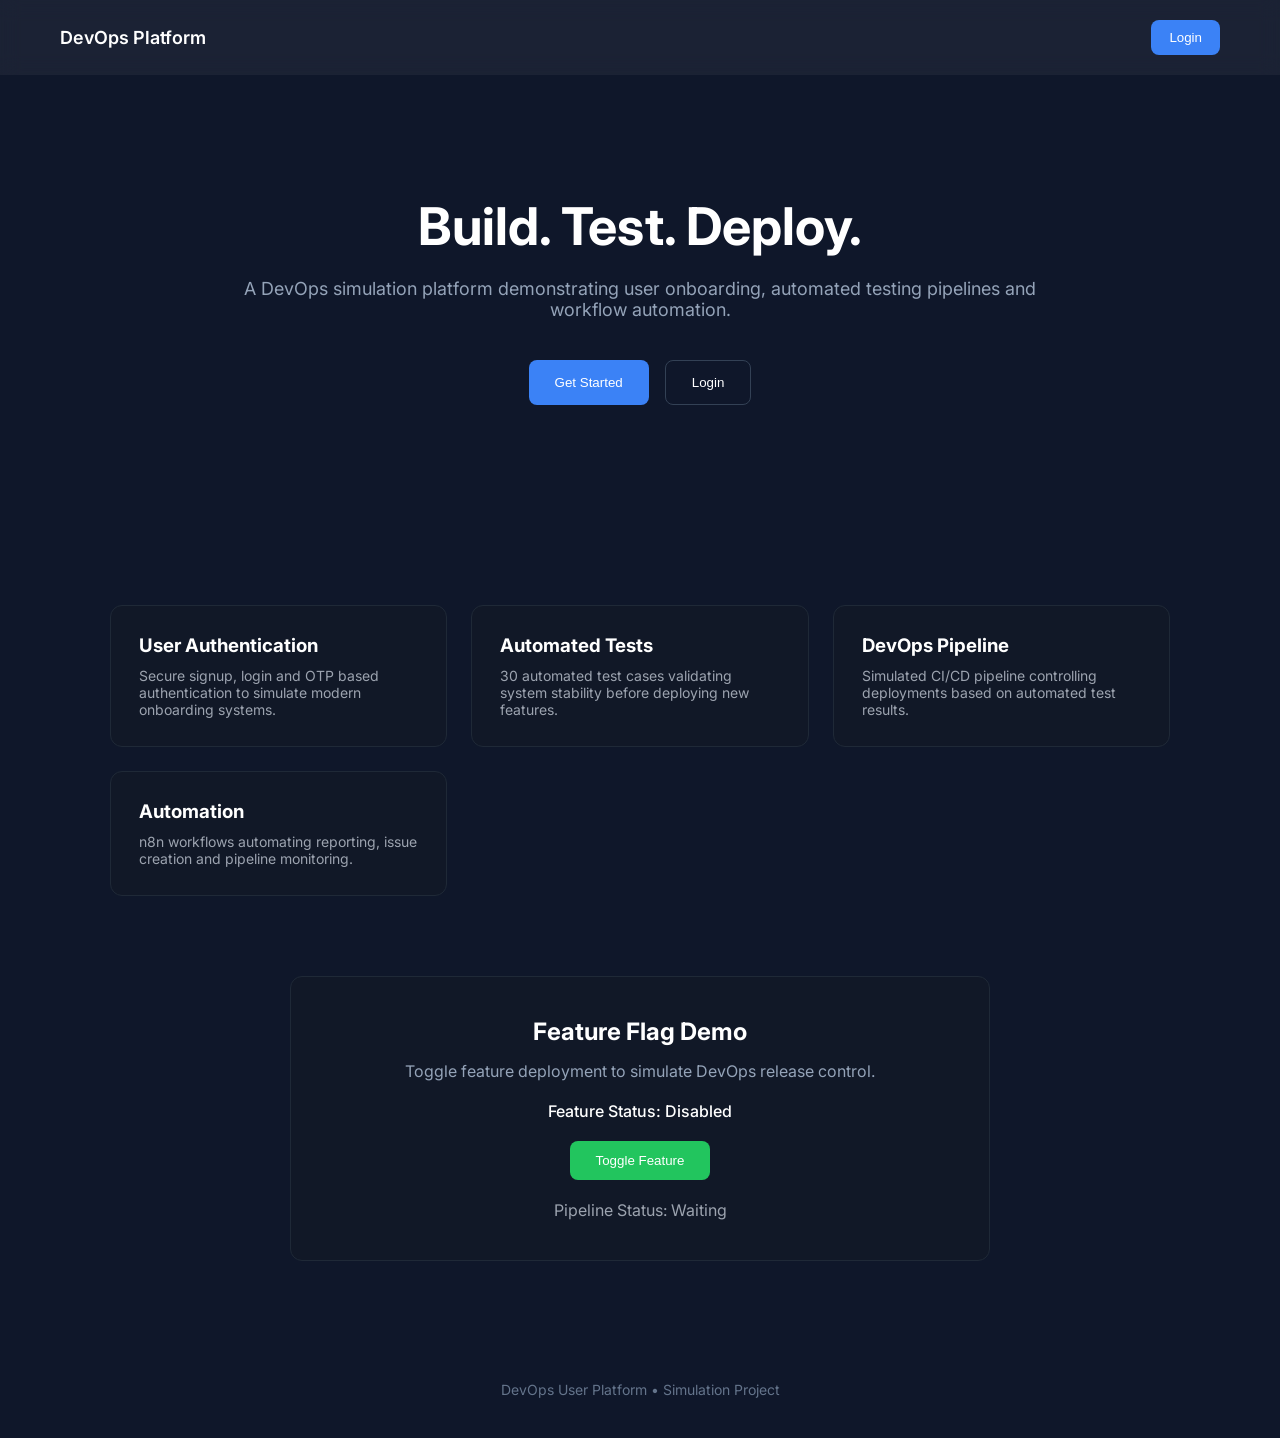
<file: frontend/index.html>
<!DOCTYPE html>
<html lang="en">

<head>

    <meta charset="UTF-8">
    <meta name="viewport" content="width=device-width, initial-scale=1.0">

    <title>DevOps User Platform</title>

    <link href="https://fonts.googleapis.com/css2?family=Inter:wght@300;400;500;600&display=swap" rel="stylesheet">

    <style>
        * {
            margin: 0;
            padding: 0;
            box-sizing: border-box;
        }

        body {
            font-family: Inter, sans-serif;
            background: #0f172a;
            color: white;
        }

        /* NAVBAR */

        .navbar {
            display: flex;
            justify-content: space-between;
            align-items: center;
            padding: 20px 60px;
            background: rgba(255, 255, 255, 0.05);
            backdrop-filter: blur(10px);
        }

        .logo {
            font-weight: 600;
            font-size: 18px;
        }

        .nav-actions button {
            padding: 10px 18px;
            border-radius: 8px;
            border: none;
            background: #3b82f6;
            color: white;
            cursor: pointer;
        }

        /* HERO */

        .hero {
            text-align: center;
            padding: 120px 20px;
            max-width: 900px;
            margin: auto;
        }

        .hero h1 {
            font-size: 52px;
            margin-bottom: 20px;
        }

        .hero p {
            color: #94a3b8;
            font-size: 18px;
            margin-bottom: 40px;
        }

        .cta {
            display: flex;
            justify-content: center;
            gap: 16px;
        }

        .primary {
            background: #3b82f6;
            border: none;
            padding: 14px 26px;
            border-radius: 8px;
            color: white;
            cursor: pointer;
        }

        .secondary {
            background: transparent;
            border: 1px solid #334155;
            padding: 14px 26px;
            border-radius: 8px;
            color: white;
            cursor: pointer;
        }

        /* FEATURES */

        .features {
            max-width: 1100px;
            margin: 80px auto;
            display: grid;
            grid-template-columns: repeat(auto-fit, minmax(250px, 1fr));
            gap: 24px;
            padding: 0 20px;
        }

        .card {
            background: #111827;
            padding: 28px;
            border-radius: 12px;
            border: 1px solid #1f2937;
        }

        .card h3 {
            margin-bottom: 10px;
        }

        .card p {
            color: #9ca3af;
            font-size: 14px;
        }

        /* FEATURE FLAG DEMO */

        .feature-control {
            max-width: 700px;
            margin: 80px auto;
            background: #111827;
            padding: 40px;
            border-radius: 12px;
            border: 1px solid #1f2937;
            text-align: center;
        }

        .feature-control h2 {
            margin-bottom: 15px;
        }

        .feature-control p {
            color: #94a3b8;
        }

        .status {
            margin: 20px 0;
            font-weight: 500;
        }

        .toggle-btn {
            padding: 12px 26px;
            border: none;
            border-radius: 8px;
            background: #22c55e;
            color: white;
            cursor: pointer;
        }

        /* FOOTER */

        .footer {
            text-align: center;
            padding: 40px;
            color: #64748b;
            font-size: 14px;
        }
    </style>

</head>

<body>

    <div class="navbar">

        <div class="logo">
            DevOps Platform
        </div>

        <div class="nav-actions">
            <button onclick="location.href='login.html'">
                Login
            </button>
        </div>

    </div>

    <section class="hero">

        <h1>Build. Test. Deploy.</h1>

        <p>
            A DevOps simulation platform demonstrating user onboarding,
            automated testing pipelines and workflow automation.
        </p>

        <div class="cta">

            <button class="primary" onclick="location.href='signup.html'">
                Get Started
            </button>

            <button class="secondary" onclick="location.href='login.html'">
                Login
            </button>

        </div>

    </section>

    <section class="features">

        <div class="card">

            <h3>User Authentication</h3>

            <p>
                Secure signup, login and OTP based authentication
                to simulate modern onboarding systems.
            </p>

        </div>

        <div class="card">

            <h3>Automated Tests</h3>

            <p>
                30 automated test cases validating system stability
                before deploying new features.
            </p>

        </div>

        <div class="card">

            <h3>DevOps Pipeline</h3>

            <p>

                Simulated CI/CD pipeline controlling deployments
                based on automated test results.

            </p>

        </div>

        <div class="card">

            <h3>Automation</h3>

            <p>

                n8n workflows automating reporting,

                issue creation and pipeline monitoring.

            </p>

        </div>

    </section>

    <section class="feature-control">

        <h2>Feature Flag Demo</h2>

        <p>
            Toggle feature deployment to simulate DevOps release control.
        </p>

        <div class="status">
            Feature Status: <span id="featureStatus">Disabled</span>
        </div>

        <button class="toggle-btn" onclick="toggleFeature()">
            Toggle Feature
        </button>

        <div style="margin-top:20px;color:#9ca3af;">
            Pipeline Status: <span id="pipelineStatus">Waiting</span>
        </div>

    </section>

    <div class="footer">

        DevOps User Platform • Simulation Project

    </div>

    <script>

        async function toggleFeature() {

            try {

                const response = await fetch(
                    "http://127.0.0.1:8000/toggle-feature",
                    {
                        method: "POST"
                    })

                const data = await response.json()

                const status = document.getElementById("featureStatus")
                const pipeline = document.getElementById("pipelineStatus")

                status.innerText = data.enabled ? "Enabled" : "Disabled"

                pipeline.innerText = data.enabled
                    ? "Tests Passed → Feature Live"
                    : "Feature Disabled"

            } catch (error) {

                console.error("Feature toggle failed", error)

                alert("Backend server not reachable. Start FastAPI server.")

            }

        }

        async function loadFeatureStatus() {

            try {

                const response = await fetch(
                    "http://127.0.0.1:8000/feature-status"
                )

                const data = await response.json()

                const status = document.getElementById("featureStatus")
                const pipeline = document.getElementById("pipelineStatus")

                status.innerText = data.enabled ? "Enabled" : "Disabled"

                pipeline.innerText = data.enabled
                    ? "Tests Passed → Feature Live"
                    : "Feature Disabled"

            } catch (error) {

                console.log("Could not fetch feature status")

            }

        }

        loadFeatureStatus()

    </script>

</body>

</html>
</file>
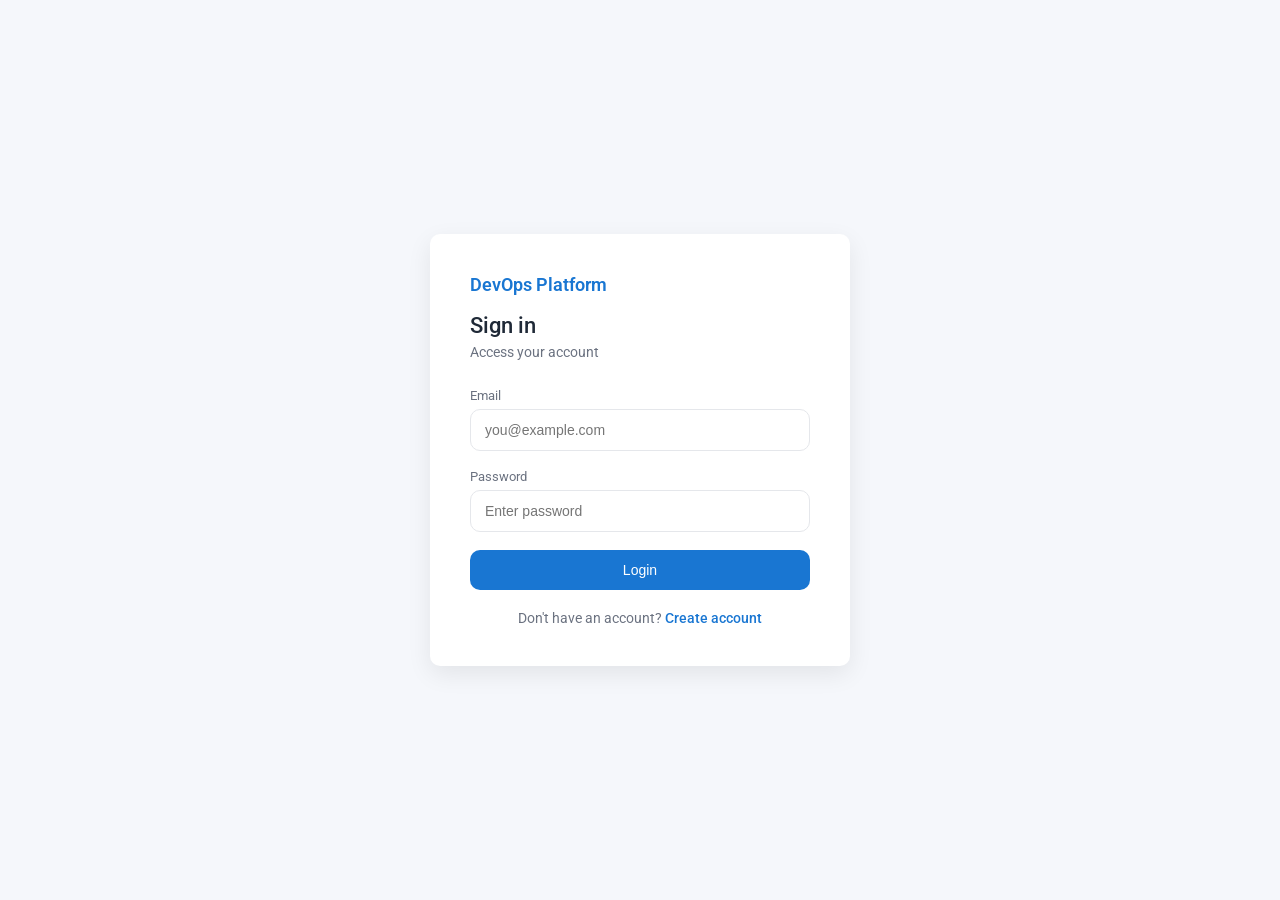
<file: frontend/login.html>
<!DOCTYPE html>
<html>

<head>

    <title>Login | DevOps Platform</title>

    <link rel="stylesheet" href="css/styles.css">

    <link href="https://fonts.googleapis.com/css2?family=Roboto:wght@300;400;500&display=swap" rel="stylesheet">

</head>

<body>

    <div class="auth-wrapper">

        <div class="auth-card">

            <div class="brand">

                DevOps Platform

            </div>

            <div class="auth-header">

                <h1>Sign in</h1>

                <p>Access your account</p>

            </div>

            <form>

                <div class="form-group">

                    <label>Email</label>

                    <input type="email" placeholder="you@example.com">

                </div>

                <div class="form-group">

                    <label>Password</label>

                    <input type="password" placeholder="Enter password">

                </div>

                <button>

                    Login

                </button>

            </form>

            <div class="auth-footer">

                Don't have an account?

                <a href="signup.html">Create account</a>

            </div>

        </div>

    </div>

</body>

</html>
</file>
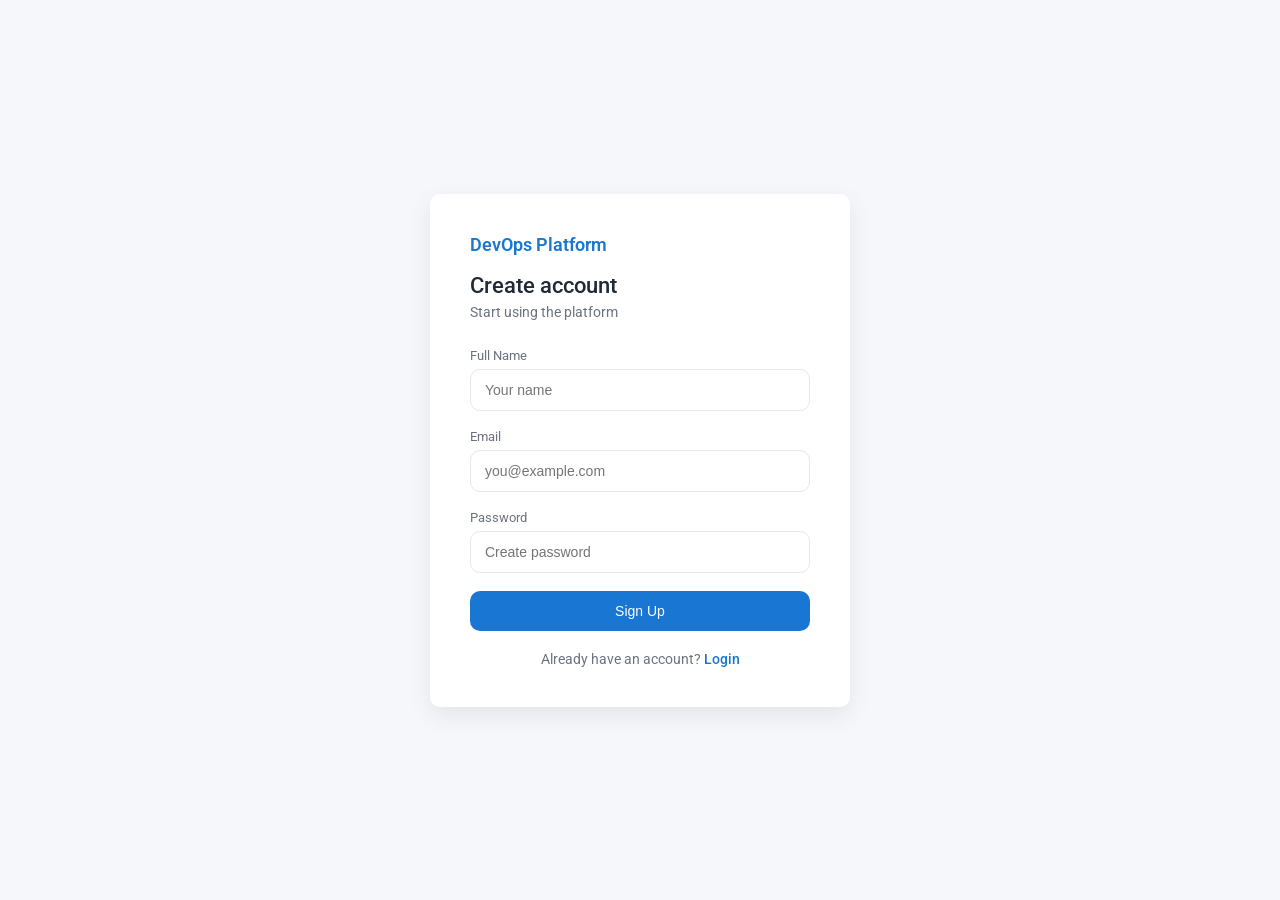
<file: frontend/signup.html>
<!DOCTYPE html>
<html>

<head>

    <title>Create Account</title>

    <link rel="stylesheet" href="css/styles.css">

    <link href="https://fonts.googleapis.com/css2?family=Roboto:wght@300;400;500&display=swap" rel="stylesheet">

</head>

<body>

    <div class="auth-wrapper">

        <div class="auth-card">

            <div class="brand">

                DevOps Platform

            </div>

            <div class="auth-header">

                <h1>Create account</h1>

                <p>Start using the platform</p>

            </div>

            <form>

                <div class="form-group">

                    <label>Full Name</label>

                    <input type="text" placeholder="Your name">

                </div>

                <div class="form-group">

                    <label>Email</label>

                    <input type="email" placeholder="you@example.com">

                </div>

                <div class="form-group">

                    <label>Password</label>

                    <input type="password" placeholder="Create password">

                </div>

                <button>

                    Sign Up

                </button>

            </form>

            <div class="auth-footer">

                Already have an account?

                <a href="login.html">Login</a>

            </div>

        </div>

    </div>

</body>

</html>
</file>
<file: frontend/css/styles.css>
:root {

    --primary: #1976d2;
    --primary-dark: #125ea9;

    --background: #f5f7fb;
    --surface: #ffffff;

    --text-primary: #1f2937;
    --text-secondary: #6b7280;

    --border: #e5e7eb;

    --radius: 10px;

    --shadow-sm: 0 2px 6px rgba(0, 0, 0, 0.06);
    --shadow-md: 0 8px 24px rgba(0, 0, 0, 0.08);

    --spacing-xs: 6px;
    --spacing-sm: 12px;
    --spacing-md: 20px;
    --spacing-lg: 32px;

    --font: "Roboto", sans-serif;
}

* {
    box-sizing: border-box;
    margin: 0;
    padding: 0;
}

body {
    font-family: var(--font);
    background: var(--background);
    color: var(--text-primary);
    min-height: 100vh;
}

.container {
    max-width: 1200px;
    margin: auto;
    padding: 40px 20px;
}

.auth-wrapper {
    display: flex;
    align-items: center;
    justify-content: center;
    height: 100vh;
}

.auth-card {
    width: 420px;
    background: var(--surface);
    padding: 40px;
    border-radius: var(--radius);
    box-shadow: var(--shadow-md);
}

.auth-header {
    margin-bottom: 28px;
}

.auth-header h1 {
    font-size: 22px;
    font-weight: 500;
    margin-bottom: 6px;
}

.auth-header p {
    font-size: 14px;
    color: var(--text-secondary);
}

.form-group {
    margin-bottom: 18px;
}

label {
    display: block;
    font-size: 13px;
    margin-bottom: 6px;
    color: var(--text-secondary);
}

input {
    width: 100%;
    padding: 12px 14px;
    border: 1px solid var(--border);
    border-radius: var(--radius);
    font-size: 14px;
    transition: all .2s;
}

input:focus {
    outline: none;
    border-color: var(--primary);
    box-shadow: 0 0 0 2px rgba(25, 118, 210, 0.1);
}

button {
    width: 100%;
    padding: 12px;
    border: none;
    border-radius: var(--radius);
    background: var(--primary);
    color: white;
    font-size: 14px;
    font-weight: 500;
    cursor: pointer;
    transition: all .2s;
}

button:hover {
    background: var(--primary-dark);
}

.auth-footer {
    margin-top: 20px;
    font-size: 14px;
    text-align: center;
    color: var(--text-secondary);
}

.auth-footer a {
    color: var(--primary);
    text-decoration: none;
    font-weight: 500;
}

.auth-footer a:hover {
    text-decoration: underline;
}

.brand {
    font-size: 18px;
    font-weight: 600;
    margin-bottom: 18px;
    color: var(--primary);
}
</file>
